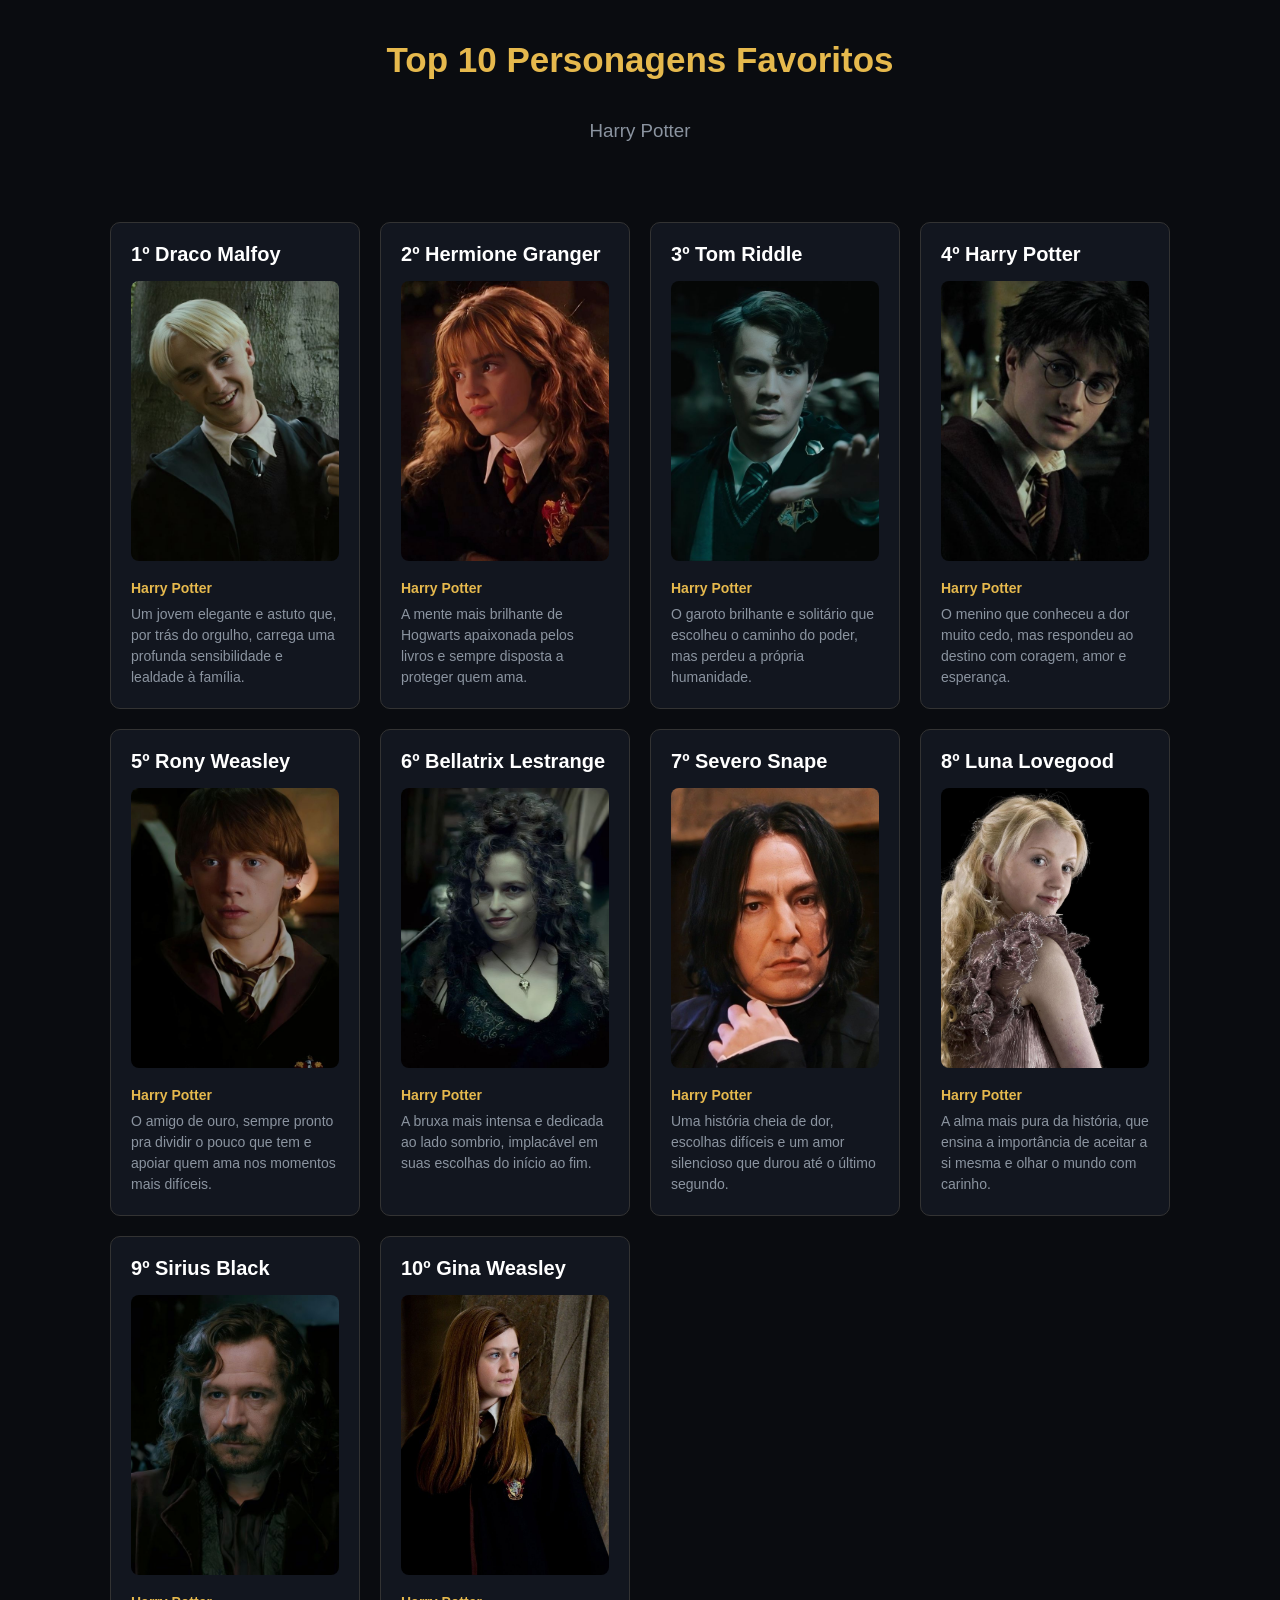
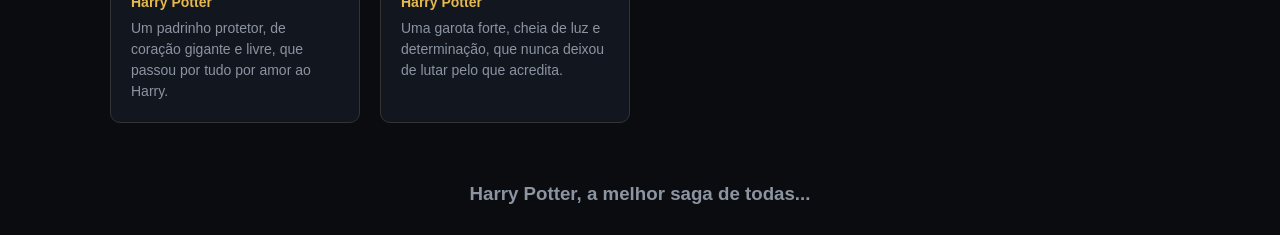
<file: personagenss/index.html>
<!doctype html>
<html lang="en">
  <head>
    <meta charset="UTF-8" />
    <link rel="icon" type="image/svg+xml" href="./favicon.svg" />
    <meta name="viewport" content="width=device-width, initial-scale=1.0" />
    <title>personagens</title>
    <script type="module" crossorigin src="./assets/index-BStuvJoA.js"></script>
    <link rel="stylesheet" crossorigin href="./assets/index-CoT_Iy8R.css">
  </head>
  <body>
    <div id="root"></div>
  </body>
</html>
</file>
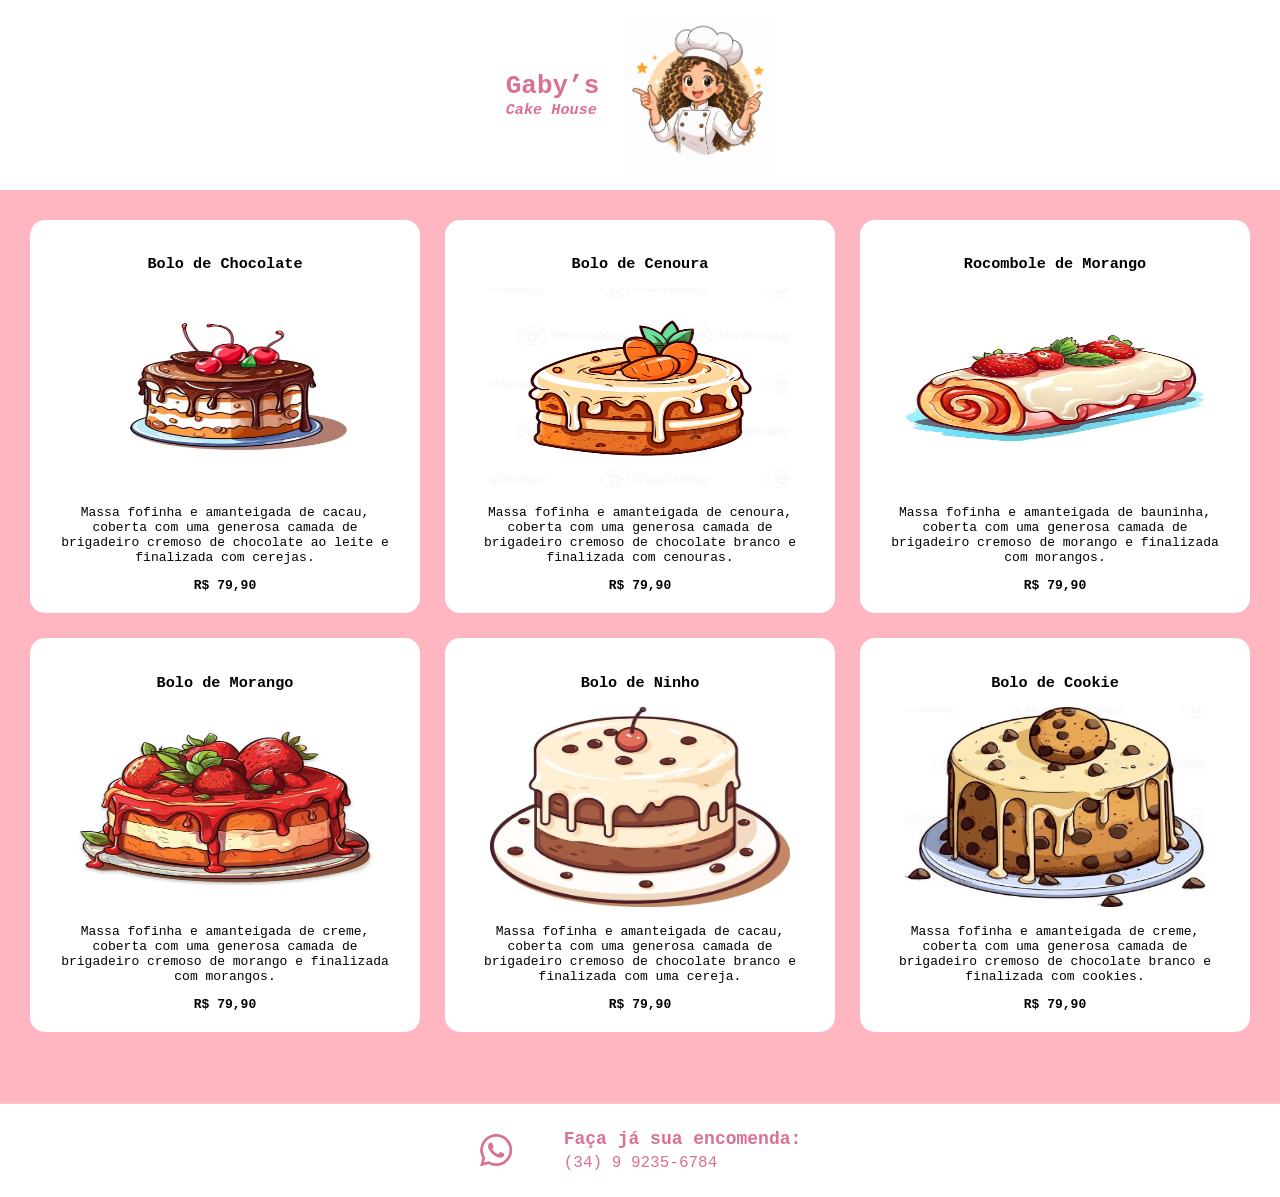
<file: Tarefa 02/index.html>
<!doctype html>
<html lang="en">
  <head>
    <meta charset="UTF-8" />
    <link rel="icon" type="image/svg+xml" href="./favicon.svg" />
    <meta name="viewport" content="width=device-width, initial-scale=1.0" />
    <title>cardapio</title>
    <script type="module" crossorigin src="./assets/index-BcdVdyu4.js"></script>
    <link rel="stylesheet" crossorigin href="./assets/index-Xu5gmuOc.css">
  </head>
  <body>
    <div id="root"></div>
  </body>
</html>
</file>
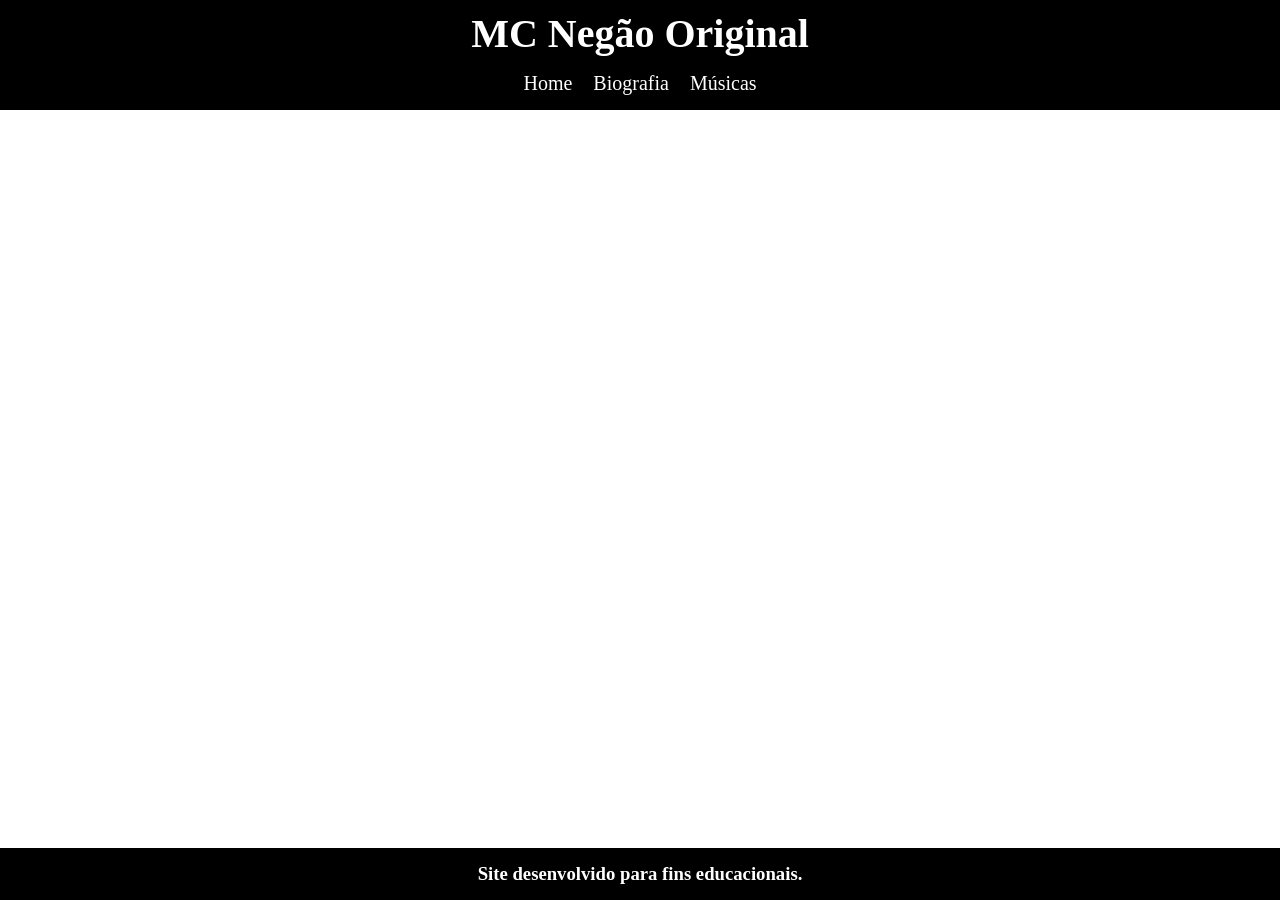
<file: tarefa 04/index.html>
<!doctype html>
<html lang="en">
  <head>
    <meta charset="UTF-8" />
    <link rel="icon" type="image/svg+xml" href="./favicon.svg" />
    <meta name="viewport" content="width=device-width, initial-scale=1.0" />
    <title>paginass</title>
    <script type="module" crossorigin src="./assets/index-DnXZtI8C.js"></script>
    <link rel="stylesheet" crossorigin href="./assets/index-DhrDsDd9.css">
  </head>
  <body>
    <div id="root"></div>
  </body>
</html>
</file>
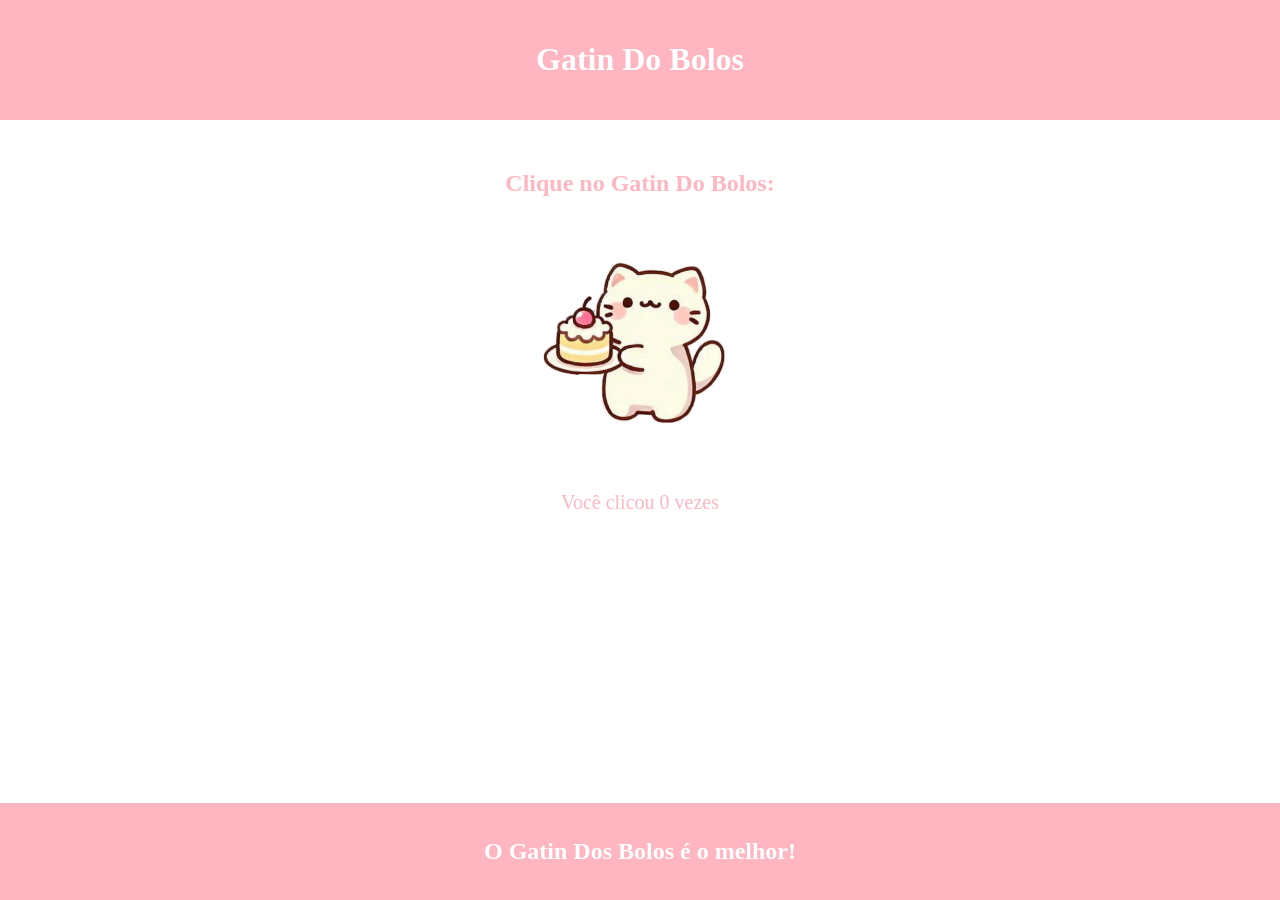
<file: tarefa 05/index.html>
<!doctype html>
<html lang="en">
  <head>
    <meta charset="UTF-8" />
    <link rel="icon" type="image/svg+xml" href="./favicon.svg" />
    <meta name="viewport" content="width=device-width, initial-scale=1.0" />
    <title>usestate</title>
    <script type="module" crossorigin src="./assets/index-BhZGT_J7.js"></script>
    <link rel="stylesheet" crossorigin href="./assets/index-DMiPSBlU.css">
  </head>
  <body>
    <div id="root"></div>
  </body>
</html>
</file>
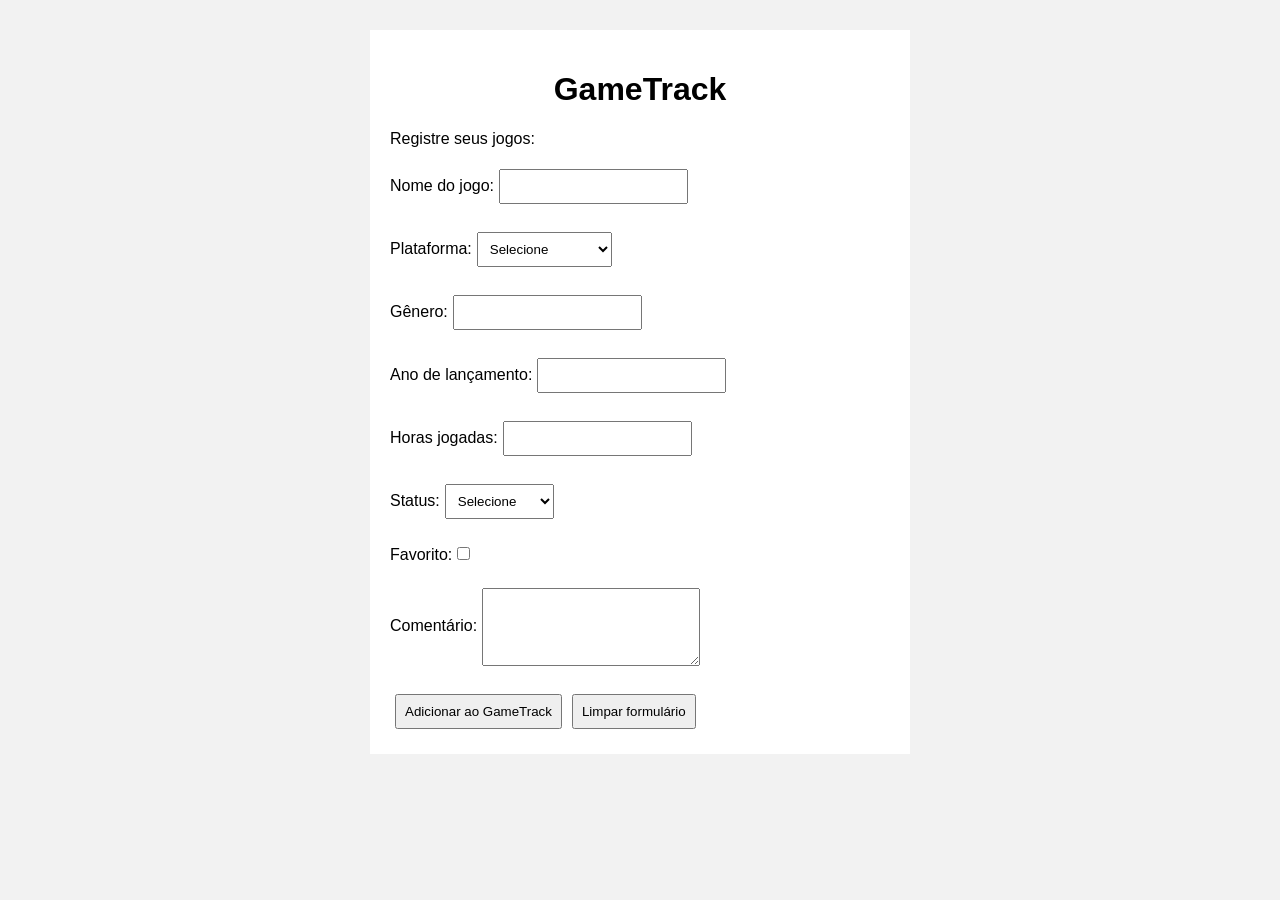
<file: tarefa 06/index.html>
<!doctype html>
<html lang="en">
  <head>
    <meta charset="UTF-8" />
    <link rel="icon" type="image/svg+xml" href="./favicon.svg" />
    <meta name="viewport" content="width=device-width, initial-scale=1.0" />
    <title>formulario</title>
    <script type="module" crossorigin src="./assets/index-BtcKUIkU.js"></script>
    <link rel="stylesheet" crossorigin href="./assets/index-BlYNjB4k.css">
  </head>
  <body>
    <div id="root"></div>
  </body>
</html>
</file>
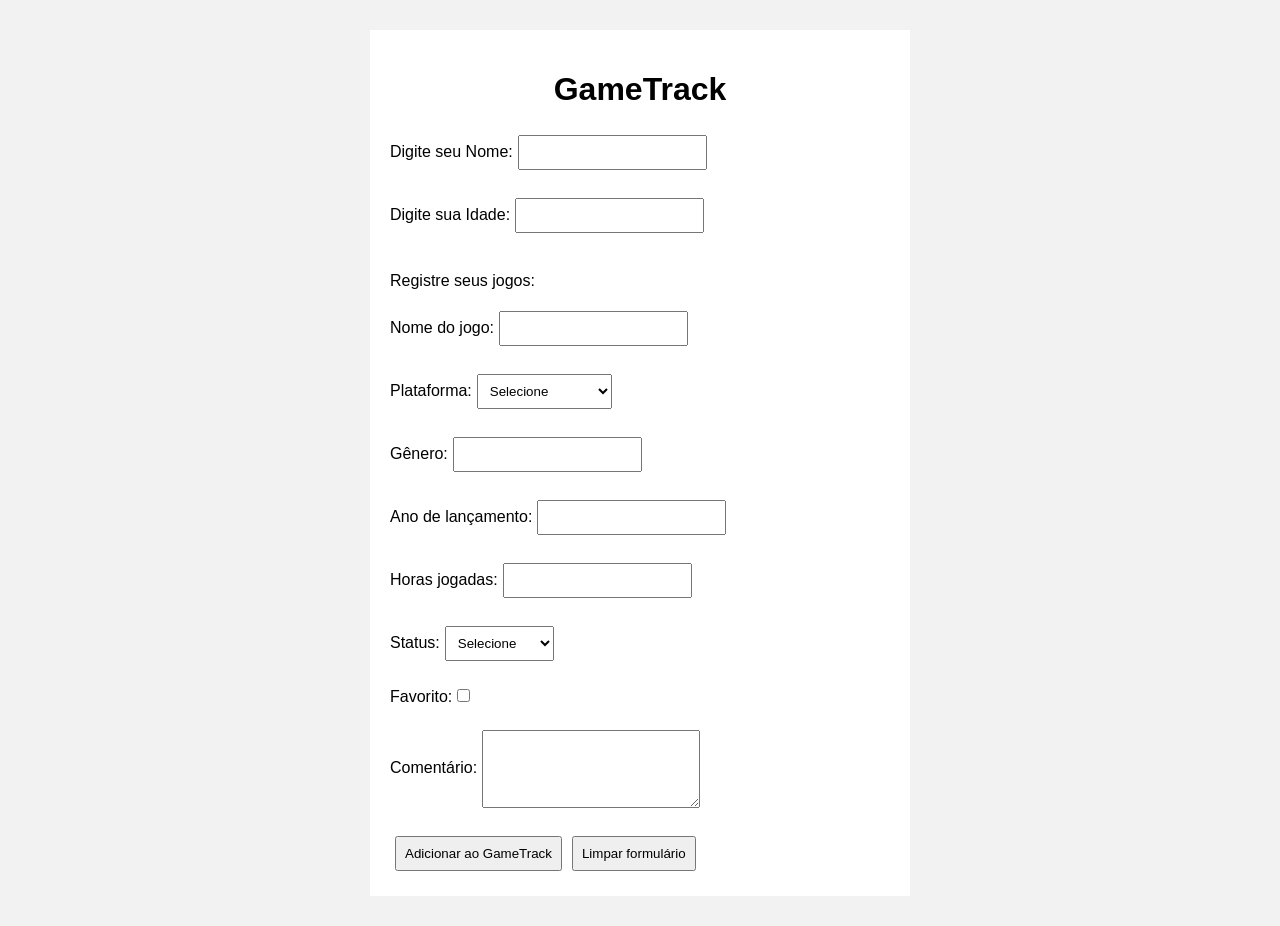
<file: tarefa 07/index.html>
<!doctype html>
<html lang="en">
  <head>
    <meta charset="UTF-8" />
    <link rel="icon" type="image/svg+xml" href="./favicon.svg" />
    <meta name="viewport" content="width=device-width, initial-scale=1.0" />
    <title>formulario</title>
    <script type="module" crossorigin src="./assets/index-D8gCwB_h.js"></script>
    <link rel="stylesheet" crossorigin href="./assets/index-BlYNjB4k.css">
  </head>
  <body>
    <div id="root"></div>
  </body>
</html>
</file>
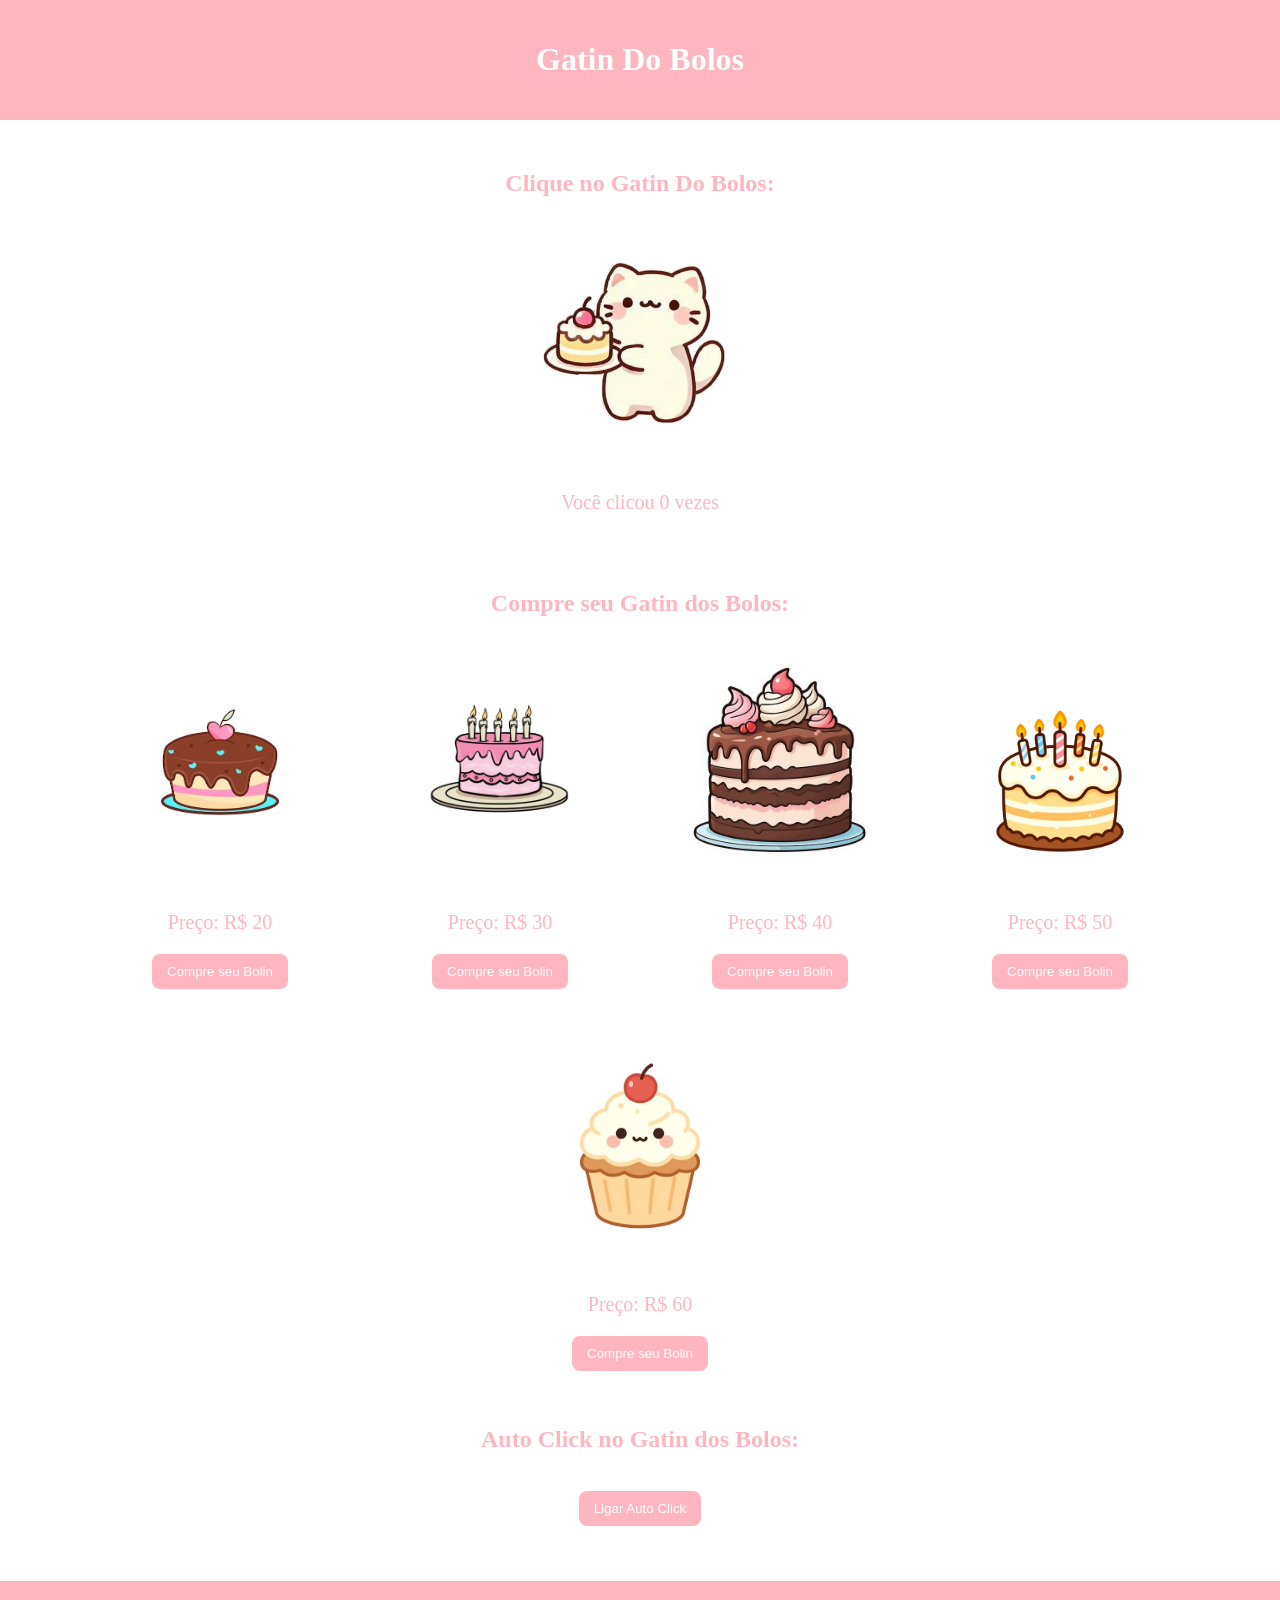
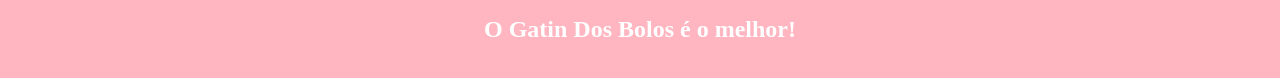
<file: tarefinhaaa/index.html>
<!doctype html>
<html lang="en">
  <head>
    <meta charset="UTF-8" />
    <link rel="icon" type="image/svg+xml" href="./favicon.svg" />
    <meta name="viewport" content="width=device-width, initial-scale=1.0" />
    <title>usestate</title>
    <script type="module" crossorigin src="./assets/index-CFqVKCfR.js"></script>
    <link rel="stylesheet" crossorigin href="./assets/index-qJnh1Svv.css">
  </head>
  <body>
    <div id="root"></div>
  </body>
</html>
</file>
<file: personagenss/assets/index-CoT_Iy8R.css>
:root{--fundo:#0a0c10;--card:#12161f;--dourado:#e6b94d;--texto:#e6e8ec;--cinza:#8b94a0}*{box-sizing:border-box;margin:0;padding:0}body{background-color:var(--fundo);color:var(--texto);font-family:Arial,sans-serif}.topo{text-align:center;padding:40px 20px 20px}.topo h1{color:var(--dourado);font-size:35px}.topo h3{color:var(--cinza);margin-top:10px;font-weight:400}.lista-cards{grid-template-columns:repeat(auto-fit,minmax(250px,1fr));gap:20px;max-width:1100px;margin:auto;padding:30px 20px;display:grid}.card{background-color:var(--card);border:1px solid #333;border-radius:10px;padding:20px}.card:hover{border-color:var(--dourado);transform:translateY(-5px)}.card h2{color:#fff;margin-bottom:15px;font-size:20px}.card img{object-fit:cover;border-radius:8px;width:100%;height:280px;margin-bottom:15px}.card h3{color:var(--dourado);margin-bottom:8px;font-size:14px}.card p{color:var(--cinza);font-size:14px;line-height:1.5}h3:last-child{text-align:center;color:var(--cinza);padding:30px}
</file>
<file: Tarefa 02/assets/index-Xu5gmuOc.css>
body{background-color:#ffb6c1;margin:0;font-family:monospace}header{color:#db7093;background-color:#fff;flex-direction:row;justify-content:center;align-items:center;gap:25px;margin:0;padding:20px 40px;display:flex}.esquerda{justify-content:center;align-items:center;display:flex}.esquerda img{object-fit:contain;width:150px;height:150px}.direita{flex-direction:column;justify-content:center;align-items:flex-start;display:flex}.direita h1,.direita h3{margin:0}.cardapio{grid-template-columns:repeat(3,1fr);gap:25px;padding:30px;display:grid}.item-cardapio{text-align:center;background-color:#fff;border-radius:15px;padding:20px}footer{color:#db7093;background-color:#fff;border-top:2px solid pink;justify-content:center;align-items:center;gap:50px;margin:40px 0% 0%;padding:25px 40px;display:flex}.zap1{justify-content:center;align-items:center;display:flex}.zap1 img{object-fit:contain;width:35px;height:35px}.zap2{text-align:left}.zap2 h3{margin:0 0 5px;font-size:18px}.zap2 p{margin:0;font-size:16px}
</file>
<file: tarefa 04/assets/index-DhrDsDd9.css>
*{box-sizing:border-box}body{background-color:#fff;flex-direction:column;min-height:100vh;margin:0;display:flex}.header{color:#fff;text-align:center;z-index:10;background-color:#000;width:100%;position:fixed;top:0;left:0}h1{margin:0;padding:10px;font-size:40px}nav{text-align:center;background-color:#000;padding:5px 10px 15px}nav a{color:#fff;margin:0 8px;font-size:20px;text-decoration:none}.home{align-items:center;gap:50px;width:90%;margin:150px auto 100px;display:flex}.imagem img{object-fit:cover;width:400px;height:400px}.texto{flex:1}.texto h2{margin-bottom:20px;font-size:32px}.texto p{text-align:justify;font-size:20px;line-height:1.6}.biografia{width:80%;margin:150px auto 100px}.biografia h2{font-size:32px}.biografia p{text-align:justify;font-size:20px;line-height:1.6}.músicas{text-align:center;width:80%;margin:0 auto;padding-top:190px;padding-bottom:120px}.músicas h2{margin:0 0 30px;font-size:32px}.lista-musicas{flex-flow:row;justify-content:center;align-items:flex-start;gap:40px;width:100%;display:flex}.card-musica{text-align:center;flex-shrink:0;width:220px}.card-musica img{object-fit:cover;width:220px;height:220px}.card-musica h3{margin-top:10px;font-size:18px}.footer{color:#fff;text-align:center;background-color:#000;width:100%;padding:15px 10px;font-size:16px;position:fixed;bottom:0;left:0}.footer h3{margin:0}
</file>
<file: tarefa 05/assets/index-DMiPSBlU.css>
html,body,#root{min-height:100vh;margin:0}body{flex-direction:column;display:flex}#root{flex-direction:column;flex:1;display:flex}header{color:#fff;text-align:center;background-color:#ffb6c1;padding:20px}main{text-align:center;flex:1;padding:30px}main h2{color:#ffb6c1}main img{object-fit:cover;cursor:pointer;border-radius:15px;width:250px;height:250px;transition:all .3s}main img:hover{transform:scale(1.1)}main img:active{transform:scale(1.2)}main p{color:#ffb6c1;font-size:20px}footer{color:#fff;text-align:center;box-sizing:border-box;background-color:#ffb6c1;width:100%;padding:15px}
</file>
<file: tarefa 06/assets/index-BlYNjB4k.css>
body{background-color:#f2f2f2;font-family:Arial}main{background-color:#fff;width:500px;margin:30px auto;padding:20px}h1{text-align:center}input,select,textarea,button{margin:5px;padding:8px}.SegundoParte{background-color:#eee;margin-top:20px;padding:15px}textarea{vertical-align:middle;width:200px;height:60px}
</file>
<file: tarefa 07/assets/index-BlYNjB4k.css>
body{background-color:#f2f2f2;font-family:Arial}main{background-color:#fff;width:500px;margin:30px auto;padding:20px}h1{text-align:center}input,select,textarea,button{margin:5px;padding:8px}.SegundoParte{background-color:#eee;margin-top:20px;padding:15px}textarea{vertical-align:middle;width:200px;height:60px}
</file>
<file: tarefinhaaa/assets/index-qJnh1Svv.css>
html,body,#root{min-height:100vh;margin:0}body{flex-direction:column;display:flex}#root{flex-direction:column;flex:1;display:flex}header{color:#fff;text-align:center;background-color:#ffb6c1;padding:20px}main{text-align:center;flex:1;padding:30px}main h2{color:#ffb6c1}main>img{object-fit:contain;cursor:pointer;border-radius:15px;width:250px;height:250px;transition:all .3s}main>img:hover{transform:scale(1.1)}main>img:active{transform:scale(1.2)}main p{color:#ffb6c1;font-size:20px}main>button{color:#fff;cursor:pointer;background-color:#ffb6c1;border:none;border-radius:8px;margin-bottom:25px;padding:10px 15px;transition:all .3s}main>button:hover{transform:scale(1.05)}.lista-gatinhos{flex-wrap:wrap;justify-content:center;align-items:flex-start;gap:30px;display:flex}.card-gatinho{text-align:center}.card-gatinho img{object-fit:contain;border-radius:15px;width:250px;height:250px}.card-gatinho img.imagem-menor{width:250px;height:250px}.card-gatinho button{color:#fff;cursor:pointer;background-color:#ffb6c1;border:none;border-radius:8px;padding:10px 15px}.card-gatinho button:hover{transform:scale(1.05)}footer{color:#fff;text-align:center;box-sizing:border-box;background-color:#ffb6c1;width:100%;padding:15px}
</file>
